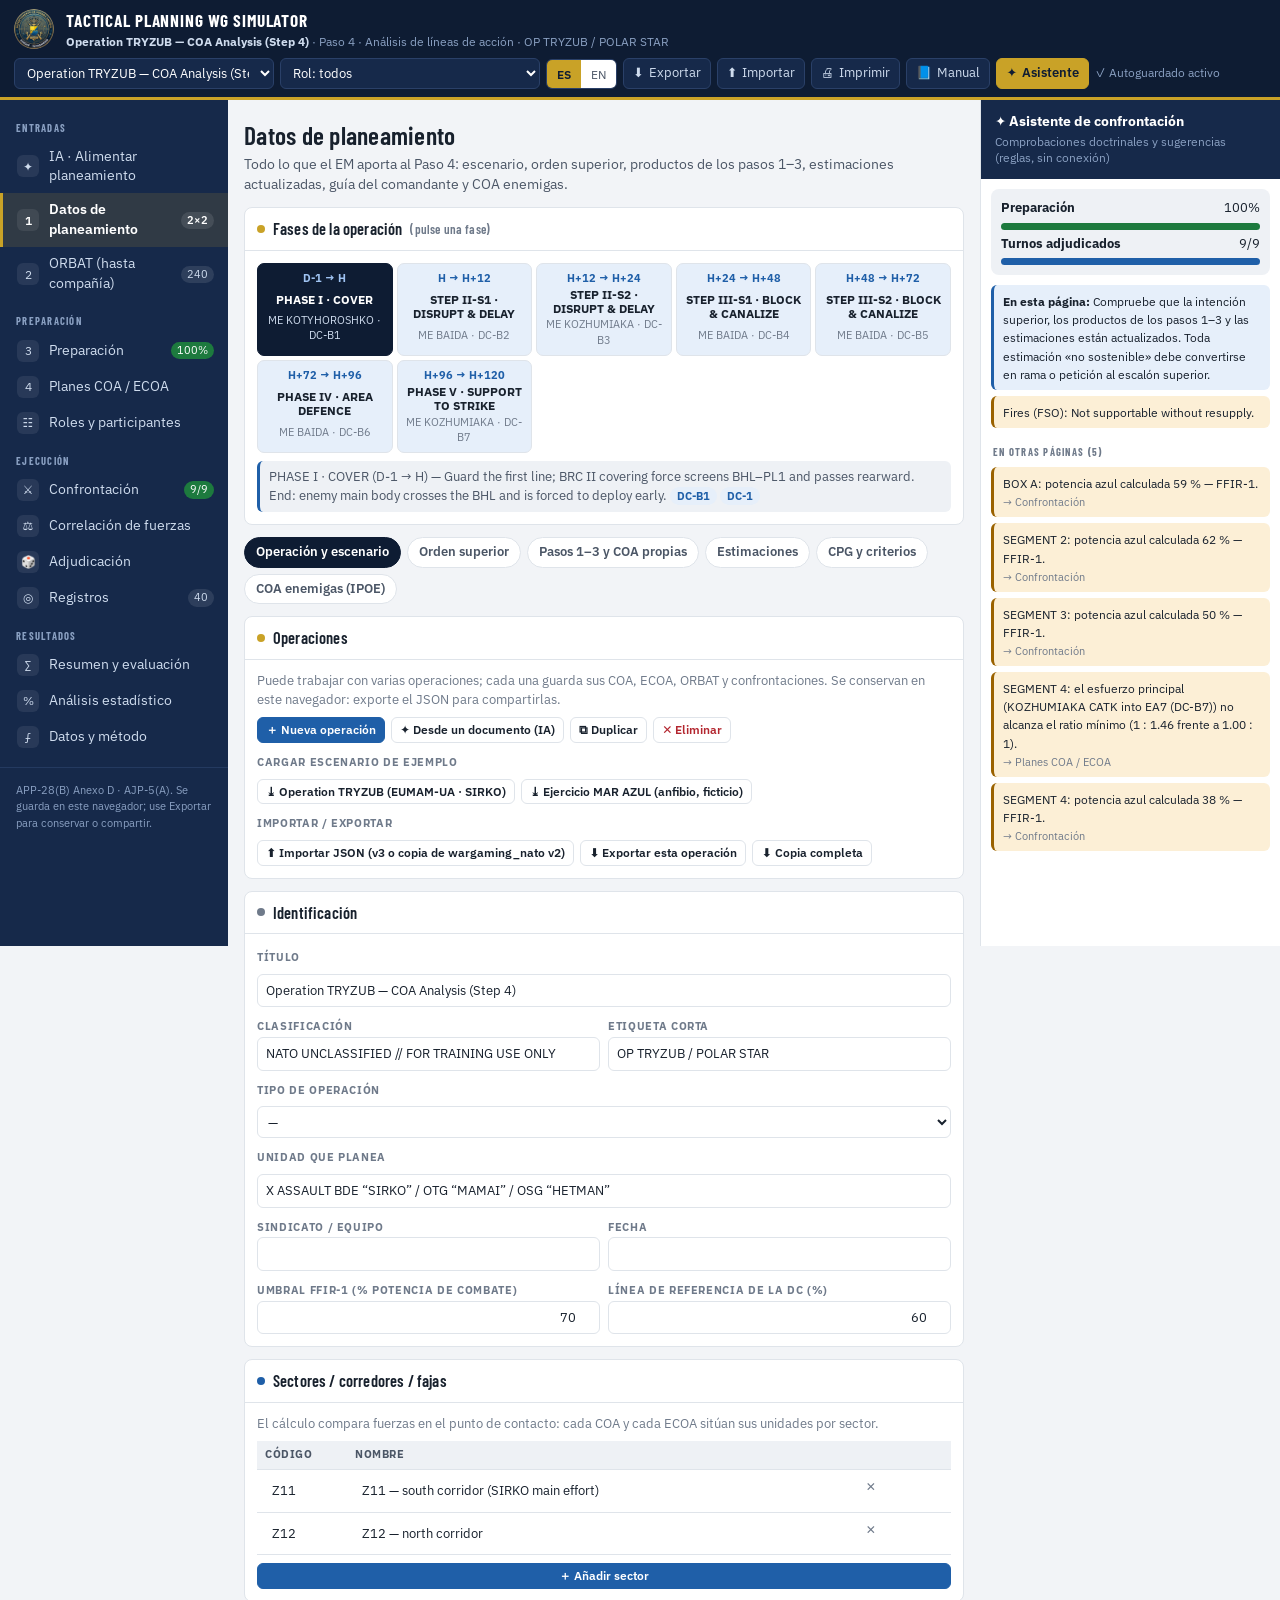
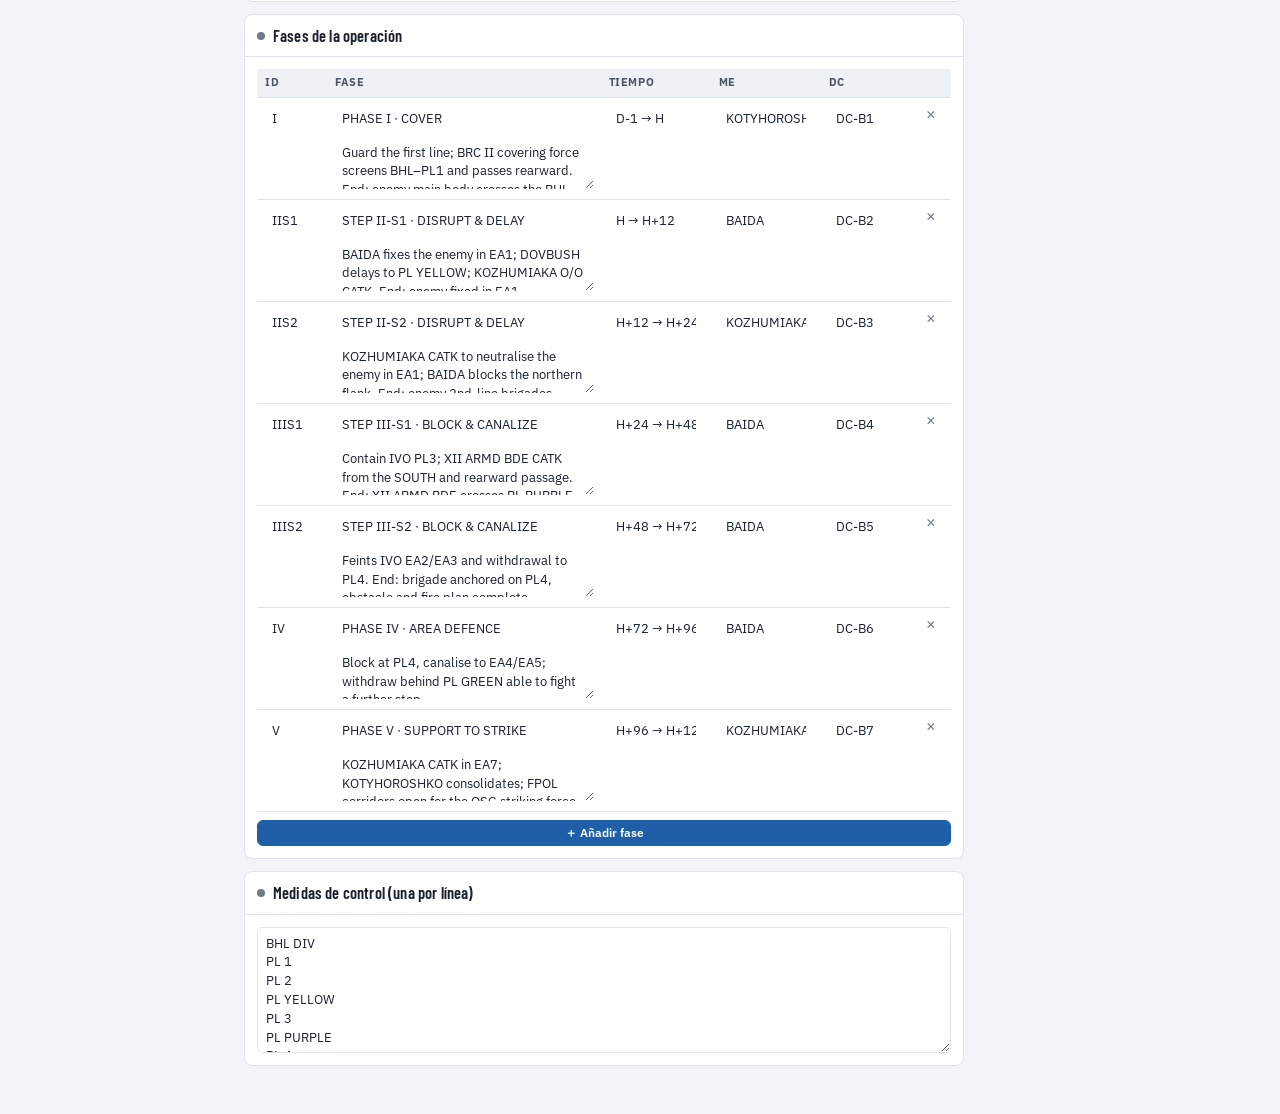
<file: wargaming-coa/index.html>
<!doctype html>
<html lang="es">
<head>
<meta charset="utf-8">
<meta name="viewport" content="width=device-width, initial-scale=1, viewport-fit=cover">
<title>TACTICAL PLANNING WG SIMULATOR</title>
<link rel="icon" type="image/png" href="img/sello-32.png">
<link rel="apple-touch-icon" href="img/sello-192.png">
<meta name="claude:viewport-fit-sides" content="cover">
<link rel="preconnect" href="https://fonts.googleapis.com">
<link rel="preconnect" href="https://fonts.gstatic.com" crossorigin>
<link rel="stylesheet" href="https://fonts.googleapis.com/css2?family=Barlow+Condensed:wght@500;600;700&family=IBM+Plex+Mono:wght@400;600&family=IBM+Plex+Sans:wght@400;500;600;700&display=swap">
<link rel="stylesheet" href="css/app.css">
</head>
<body>
<header id="top">
  <img class="logo" src="img/sello-96.png" alt="Sello del Departamento de Guerra Anfibia" width="40" height="40">
  <div class="ttl"><b class="brand">TACTICAL PLANNING WG SIMULATOR</b><span><b id="opTitle" class="optl">COA Wargaming</b> · <span data-i18n="Paso 4 · Análisis de líneas de acción">Paso 4 · Análisis de líneas de acción</span> · <span id="opTag"></span></span></div>
  <div class="hdr">
    <select id="opSel" aria-label="Operación activa"></select>
    <select id="roleSel" aria-label="Rol activo"></select>
    <div class="seg" role="group" aria-label="Idioma"><button class="tbtn" data-a="lang" data-lang="es">ES</button><button class="tbtn" data-a="lang" data-lang="en">EN</button></div>
    <button class="tbtn" data-a="exportOp" data-i18n-title="Exportar la operación activa (.json)">⬇ <span data-i18n="Exportar">Exportar</span></button>
    <button class="tbtn" data-a="importOpen" data-i18n-title="Importar una operación o una copia de wargaming_nato v2 (.json)">⬆ <span data-i18n="Importar">Importar</span></button>
    <input type="file" id="imp" accept=".json,application/json" hidden>
    <button class="tbtn" id="printBtn" data-a="print" hidden>🖨 <span data-i18n="Imprimir">Imprimir</span></button>
    <a class="tbtn" href="docs/Manual_TACTICAL_PLANNING_WG_SIMULATOR.pdf" target="_blank" rel="noopener">📘 <span data-i18n="Manual">Manual</span></a>
    <button class="tbtn" id="asBtn" data-a="assist">✦ <span data-i18n="Asistente">Asistente</span></button>
    <span id="saveState">—</span>
  </div>
</header>
<div id="app">
  <nav id="side" aria-label="Fases del proceso"></nav>
  <main id="main"></main>
  <aside id="assist" aria-label="Asistente"></aside>
</div>
<div class="modal" id="modal" hidden><div class="box" id="mbox" role="dialog" aria-modal="true"></div></div>
<div class="toast" id="toast" role="status" aria-live="polite" hidden></div>
<script src="js/catalog.js"></script>
<script src="js/engine.js"></script>
<script src="js/model.js"></script>
<script src="js/scenarios/tryzub-v2seed.js"></script>
<script src="js/scenarios/tryzub.js"></script>
<script src="js/scenarios/marazul.js"></script>
<script src="js/templates.js"></script>
<script src="js/i18n.js"></script>
<script src="js/ui-core.js"></script>
<script src="js/ui-inputs.js"></script>
<script src="js/ui-wargame.js"></script>
<script src="js/ui-results.js"></script>
<script src="js/roles.js"></script>
<script src="js/ai.js"></script>
<script>WGUI.boot();</script>
</body>
</html>
</file>
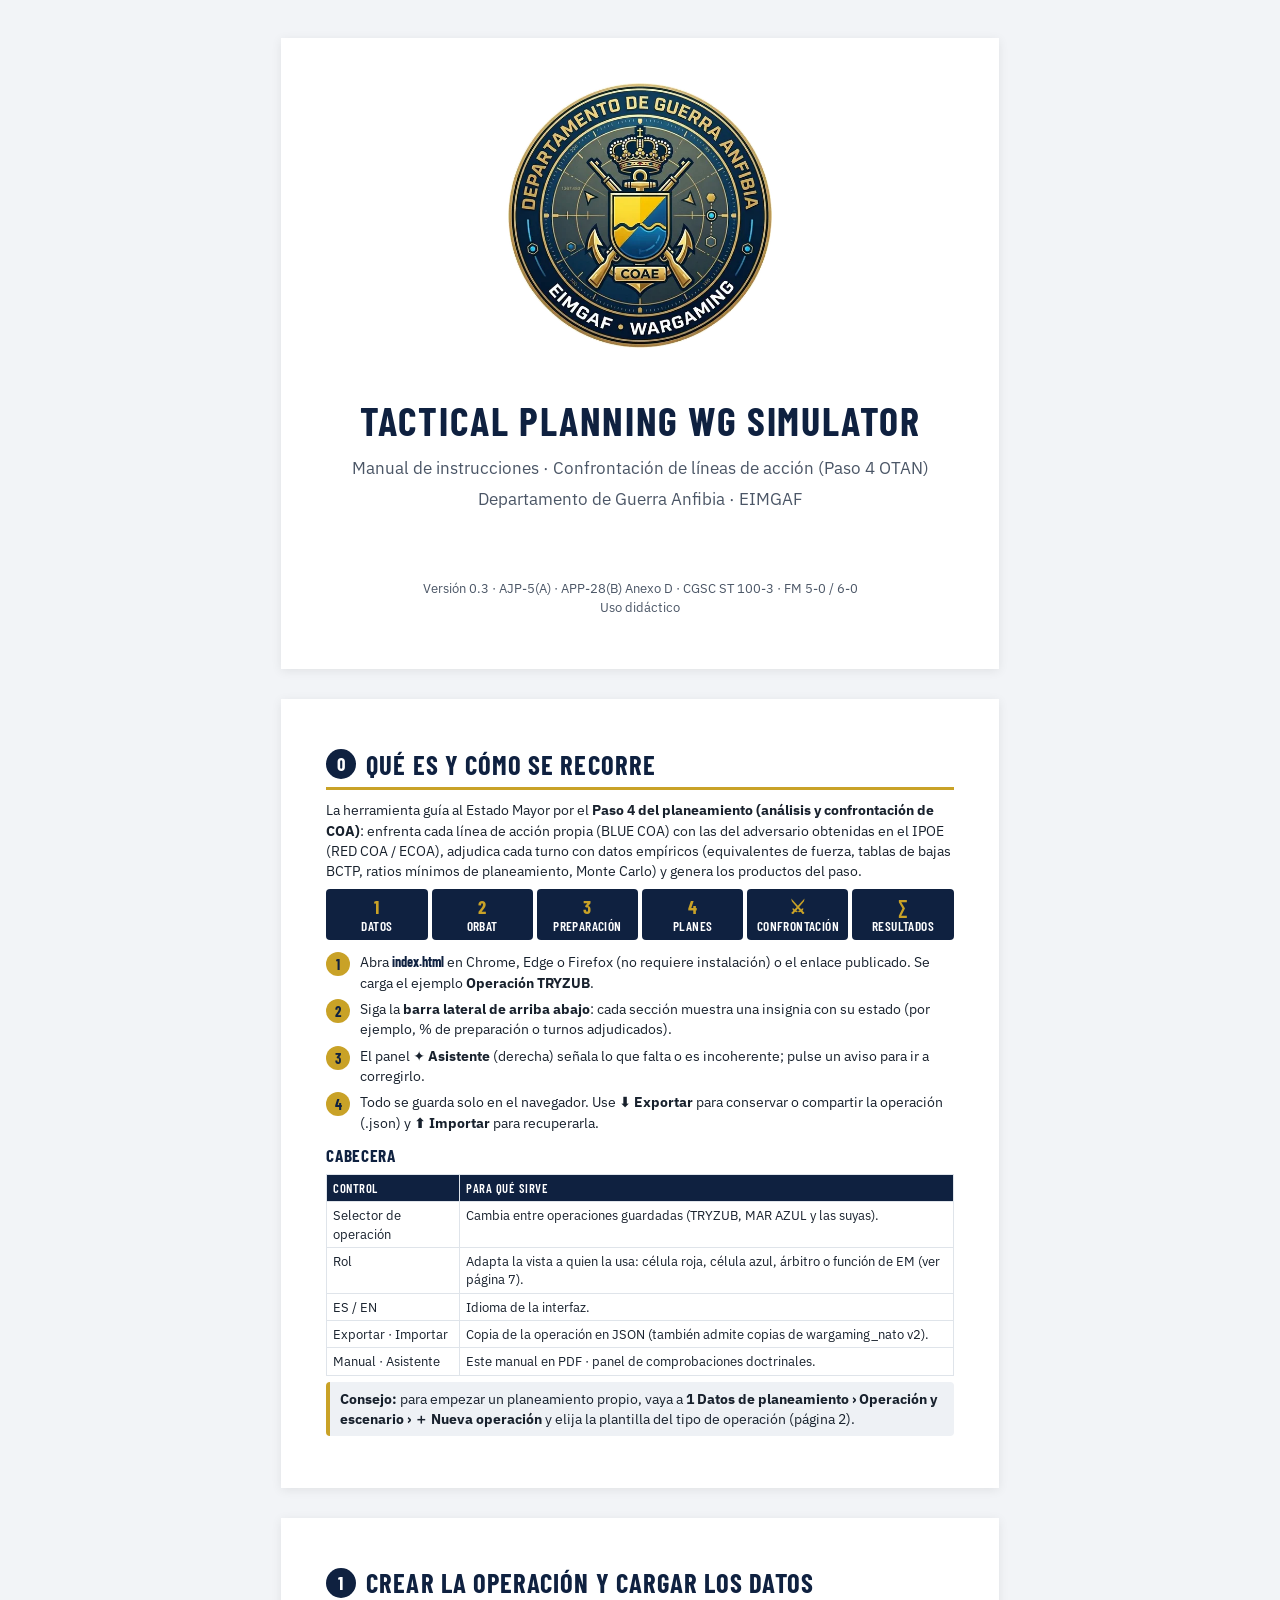
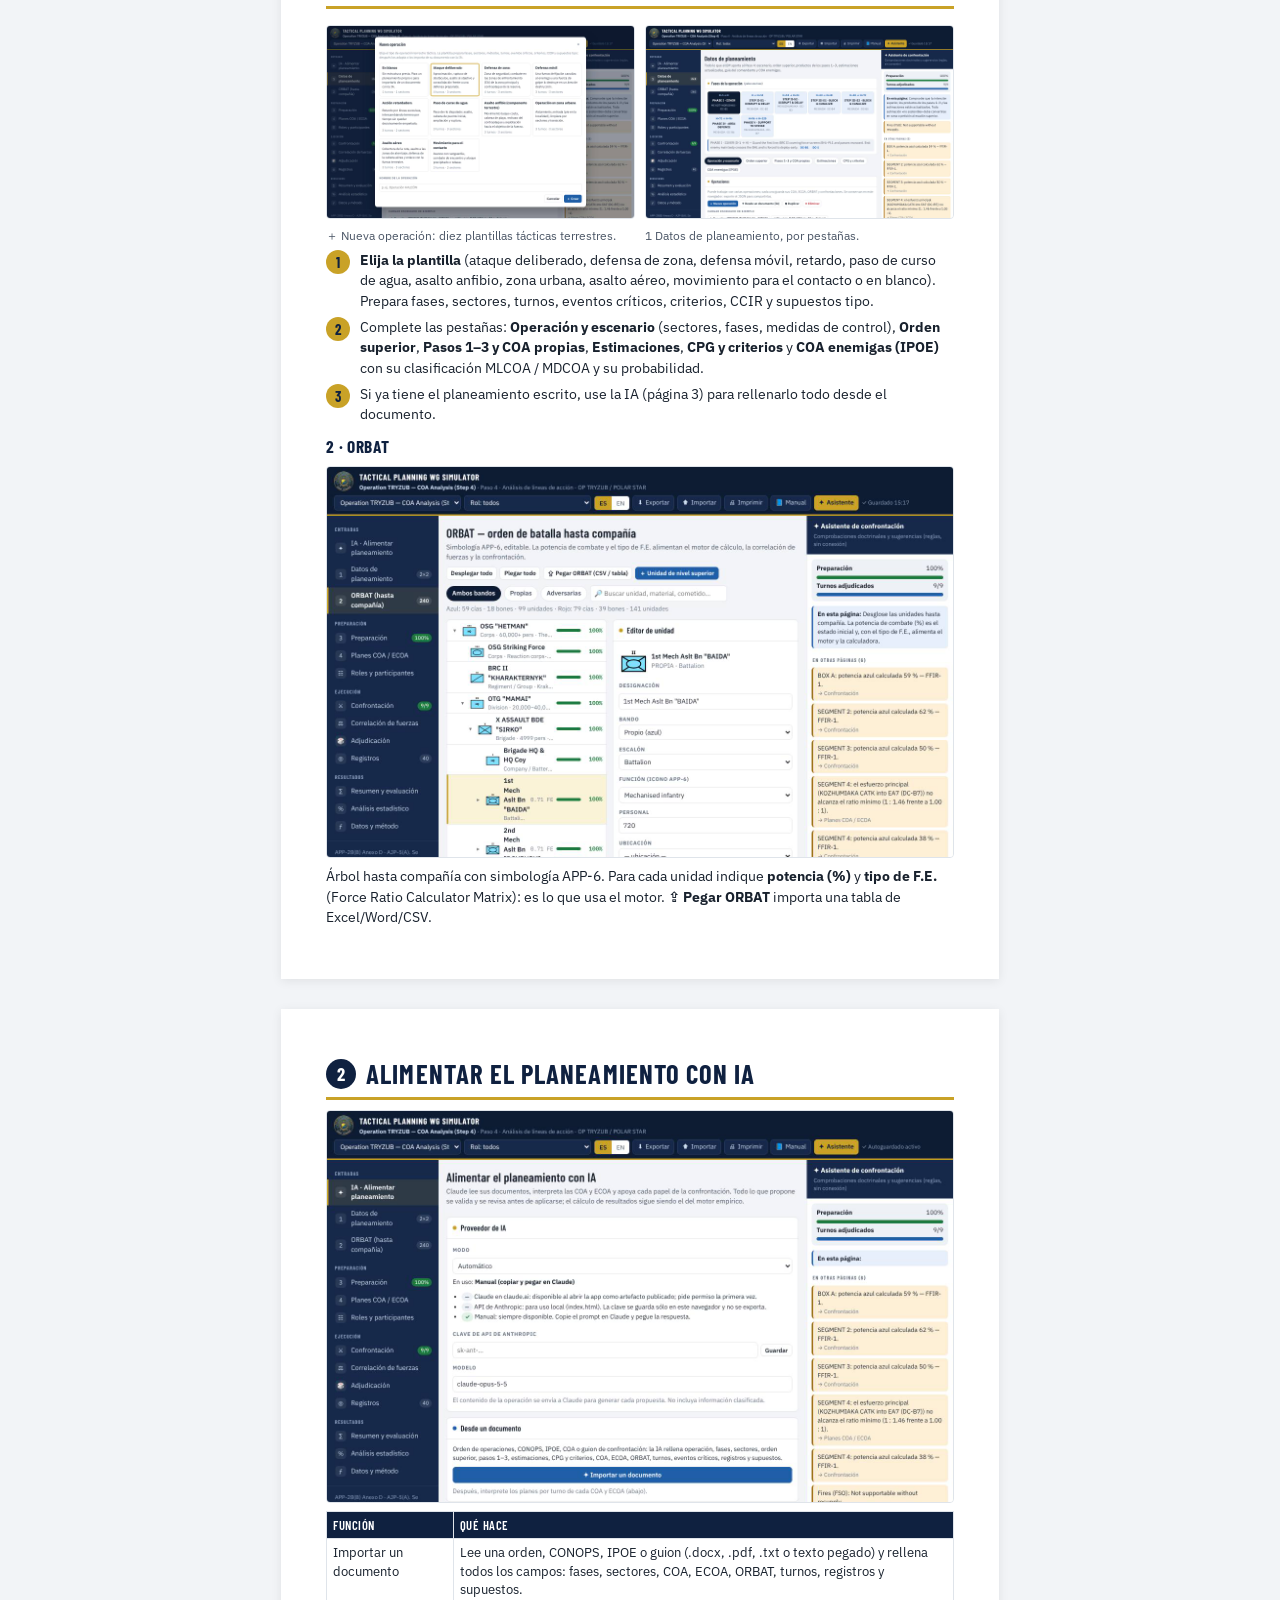
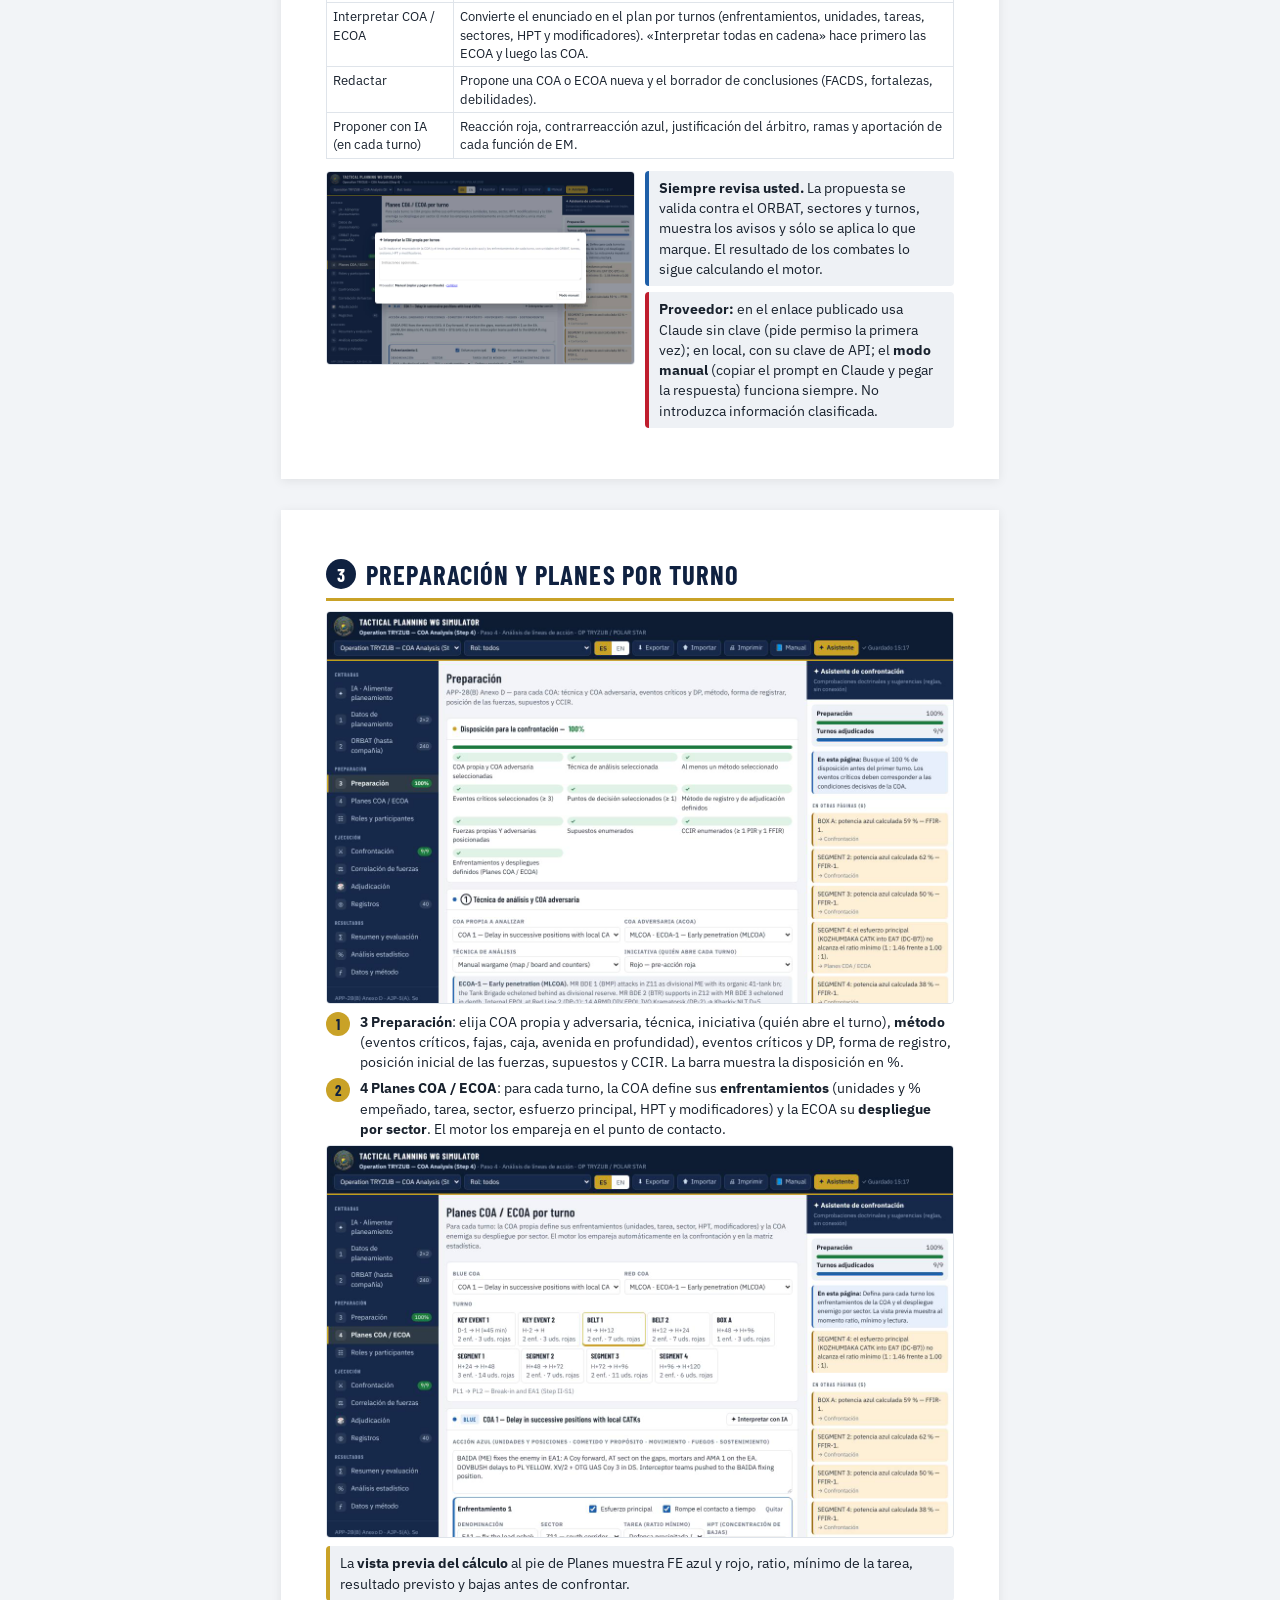
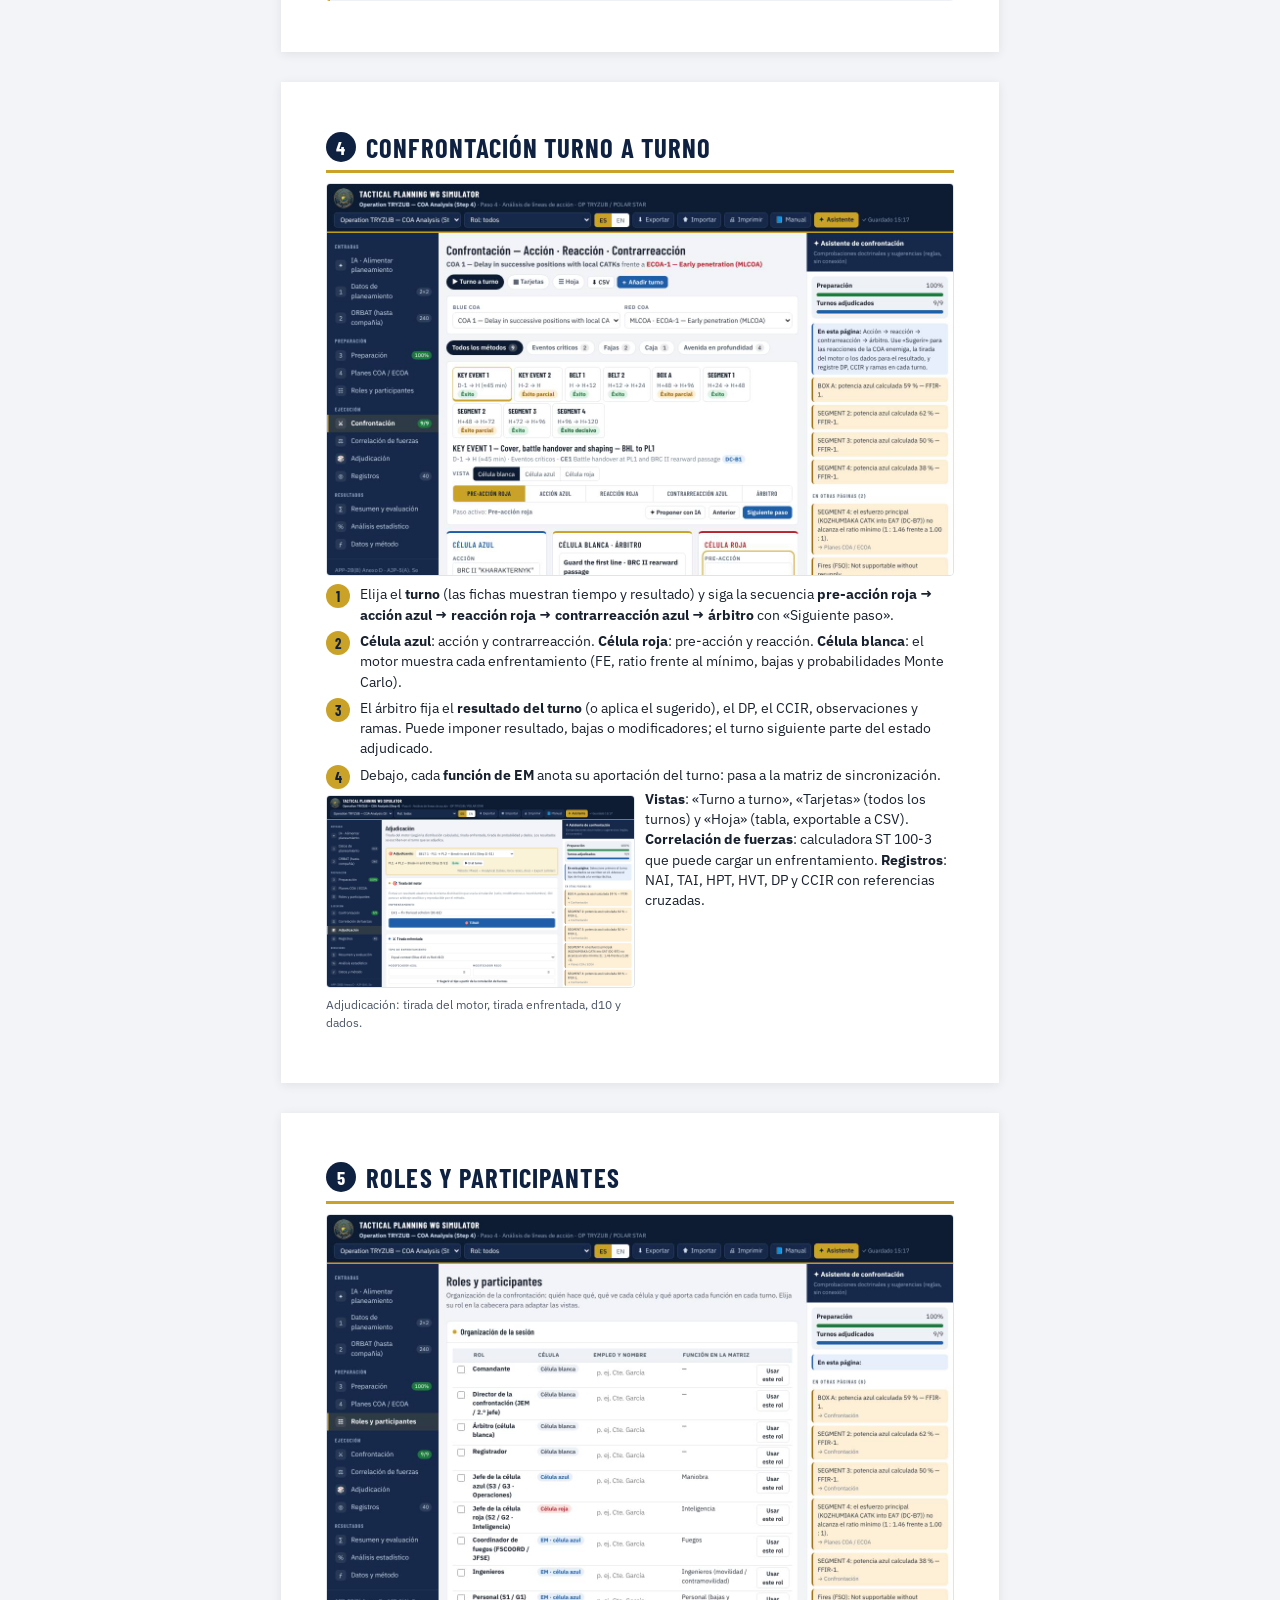
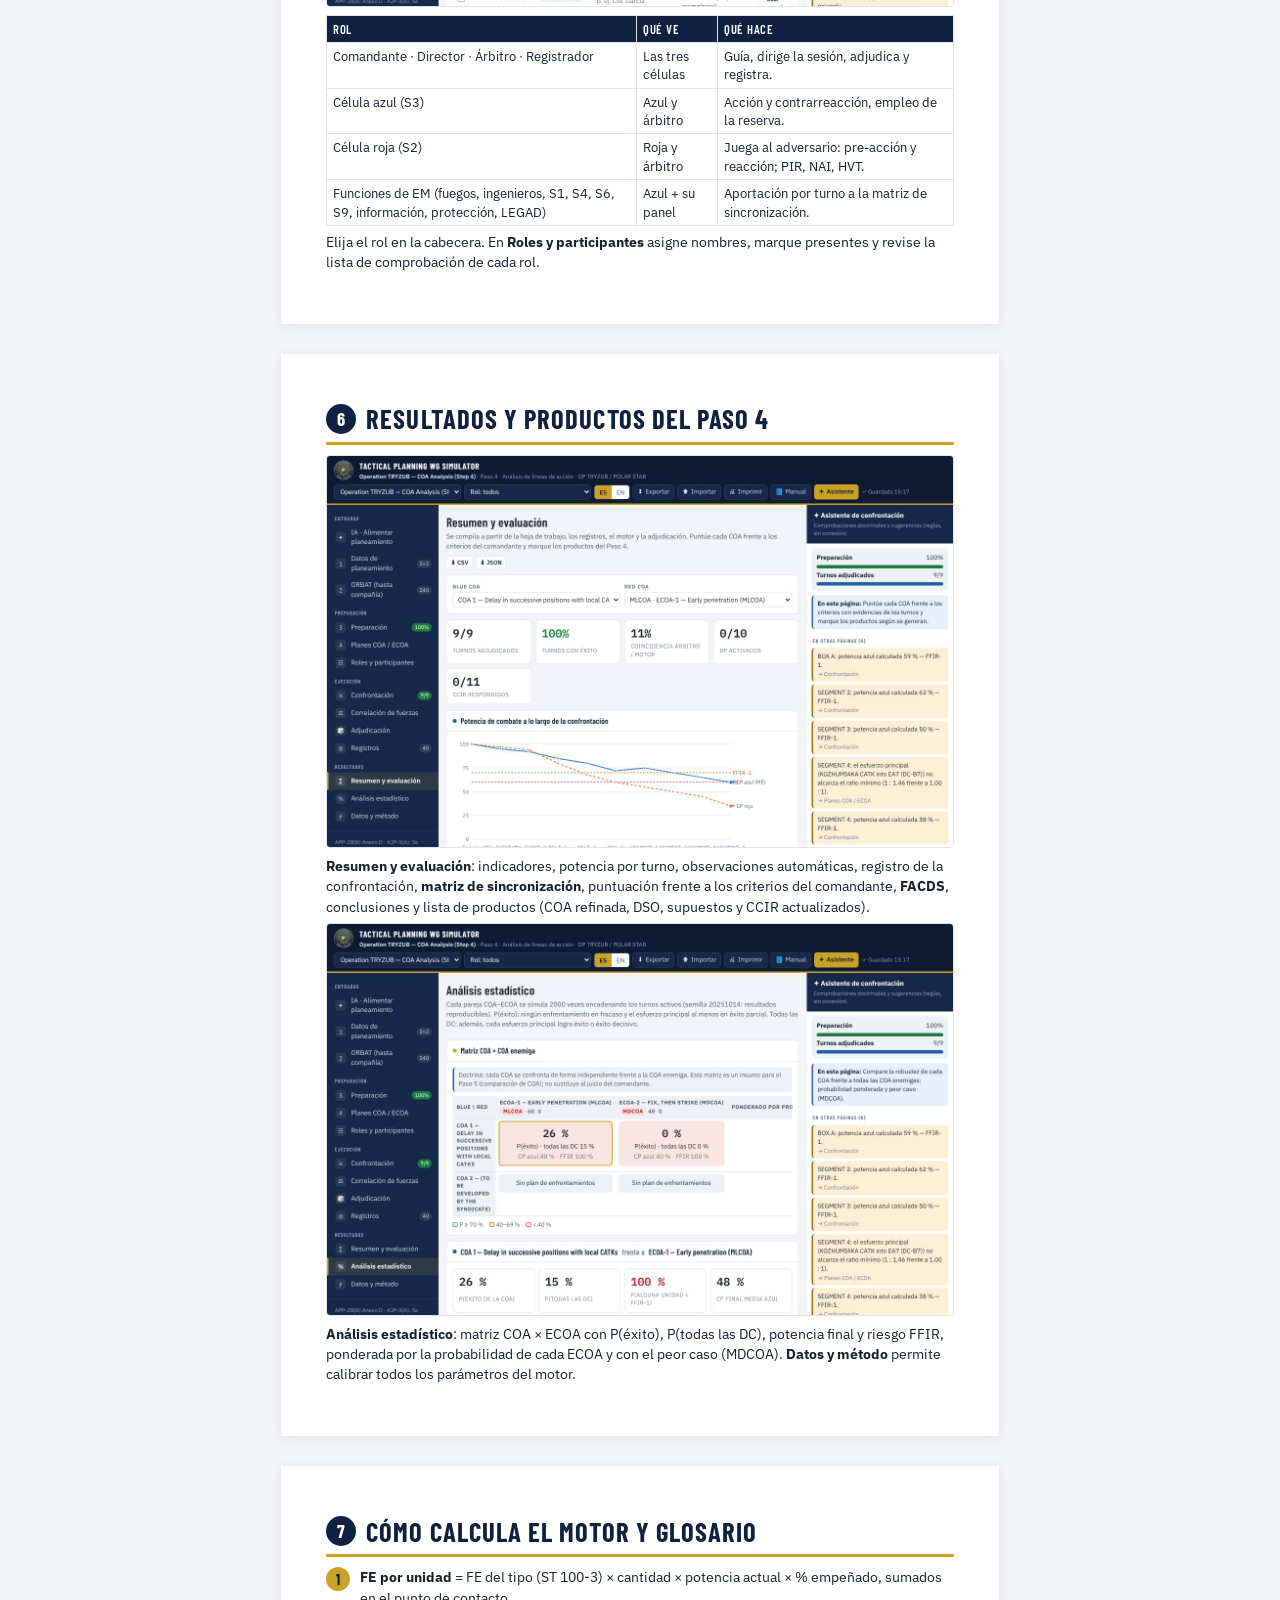
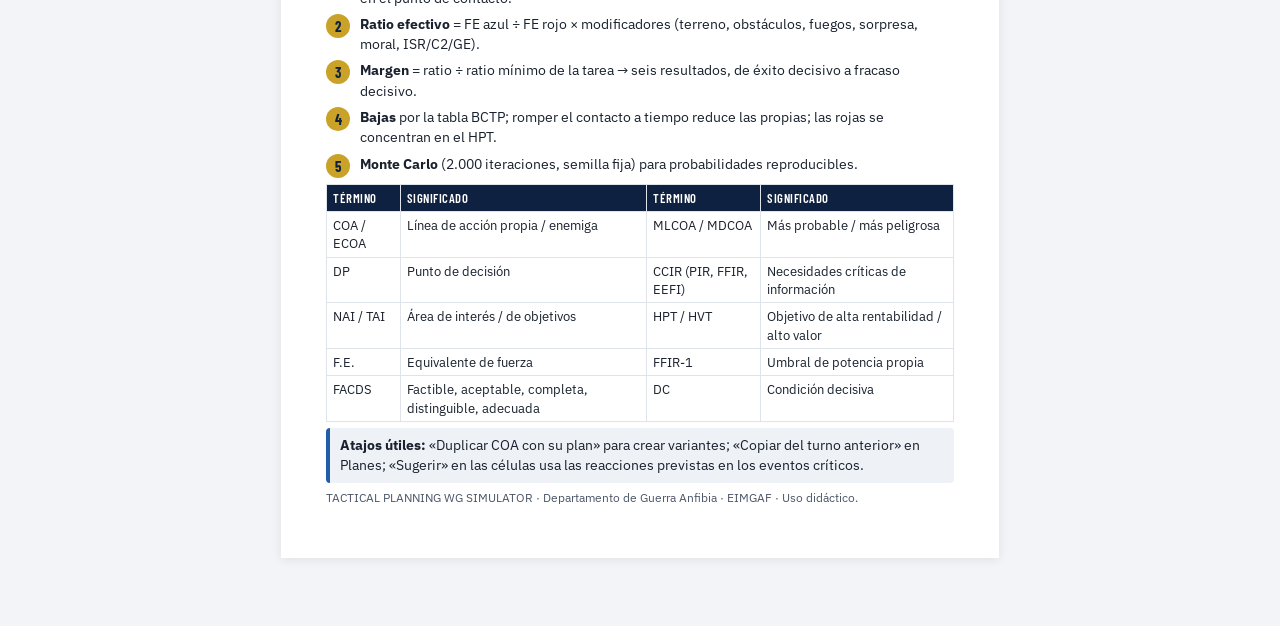
<file: wargaming-coa/docs/manual.html>
<!doctype html>
<html lang="es">
<head>
<meta charset="utf-8">
<meta name="viewport" content="width=device-width, initial-scale=1">
<title>Manual · TACTICAL PLANNING WG SIMULATOR</title>
<link rel="stylesheet" href="https://fonts.googleapis.com/css2?family=Barlow+Condensed:wght@600;700&family=IBM+Plex+Sans:wght@400;600&display=swap">
<style>
:root { --navy:#0f2140; --gold:#c9a227; --blue:#1f5fa8; --red:#bf1e2e; --ink:#18212d; --ink2:#4b5666; --line:#dfe4ea; --soft:#eef1f5; --h:'Barlow Condensed', 'Arial Narrow', sans-serif; --b:'IBM Plex Sans', system-ui, sans-serif; }
@page { size: A4; margin: 14mm 13mm; }
* { box-sizing: border-box; }
body { margin: 0; font: 10.5pt/1.45 var(--b); color: var(--ink); background: #fff; }
.page { page-break-after: always; break-after: page; padding: 0 2mm; }
.page:last-child { page-break-after: auto; }
h1, h2, h3 { font-family: var(--h); text-transform: uppercase; letter-spacing: .04em; margin: 0 0 6px; color: var(--navy); text-wrap: balance; }
h2 { font-size: 20pt; border-bottom: 3px solid var(--gold); padding-bottom: 4px; margin-bottom: 10px; display: flex; gap: 10px; align-items: center; }
h2 .n { background: var(--navy); color: #fff; border-radius: 50%; width: 30px; height: 30px; display: inline-grid; place-items: center; font-size: 14pt; flex: none; }
h3 { font-size: 13pt; margin-top: 10px; }
p { margin: 0 0 6px; }
.cover { text-align: center; padding-top: 30mm; }
.cover img { width: 70mm; height: 70mm; }
.cover h1 { font-size: 30pt; margin-top: 10mm; }
.cover .sub { font-size: 13pt; color: var(--ink2); }
.cover .meta { margin-top: 18mm; font-size: 10pt; color: var(--ink2); }
.shot { width: 100%; border: 1px solid var(--line); border-radius: 4px; display: block; margin: 6px 0 8px; }
.grid2 { display: grid; grid-template-columns: 1fr 1fr; gap: 10px; }
.steps { counter-reset: s; list-style: none; padding: 0; margin: 0; display: grid; gap: 6px; }
.steps li { counter-increment: s; display: grid; grid-template-columns: 26px 1fr; gap: 8px; align-items: start; }
.steps li::before { content: counter(s); background: var(--gold); color: var(--navy); font: 700 11pt var(--h); width: 24px; height: 24px; border-radius: 50%; display: grid; place-items: center; }
.box { background: var(--soft); border-left: 4px solid var(--blue); padding: 7px 10px; border-radius: 4px; margin: 6px 0; }
.box.gold { border-left-color: var(--gold); } .box.red { border-left-color: var(--red); }
table { width: 100%; border-collapse: collapse; font-size: 9.5pt; margin: 6px 0; }
th, td { border: 1px solid var(--line); padding: 4px 6px; text-align: left; vertical-align: top; }
th { background: var(--navy); color: #fff; font-family: var(--h); letter-spacing: .04em; text-transform: uppercase; font-weight: 600; }
.flow { display: grid; grid-template-columns: repeat(6, 1fr); gap: 4px; margin: 8px 0 12px; }
.flow div { background: var(--navy); color: #fff; border-radius: 4px; padding: 6px 4px; text-align: center; font: 600 10pt var(--h); text-transform: uppercase; letter-spacing: .03em; }
.flow div b { display: block; color: var(--gold); font-size: 14pt; }
.k { font-family: var(--h); font-weight: 700; color: var(--navy); }
.small { font-size: 9pt; color: var(--ink2); }
@media screen { body { max-width: 210mm; margin: 0 auto; padding: 10mm; background: #f2f4f7; } .page { background: #fff; padding: 12mm; margin-bottom: 8mm; box-shadow: 0 2px 10px rgba(0,0,0,.08); } }
</style>
</head>
<body>

<section class="page cover">
  <img src="../img/sello-512.webp" alt="Sello del Departamento de Guerra Anfibia">
  <h1>TACTICAL PLANNING WG SIMULATOR</h1>
  <p class="sub">Manual de instrucciones · Confrontación de líneas de acción (Paso 4 OTAN)</p>
  <p class="sub">Departamento de Guerra Anfibia · EIMGAF</p>
  <p class="meta">Versión 0.3 · AJP-5(A) · APP-28(B) Anexo D · CGSC ST 100-3 · FM 5-0 / 6-0<br>Uso didáctico</p>
</section>

<section class="page">
  <h2><span class="n">0</span>Qué es y cómo se recorre</h2>
  <p>La herramienta guía al Estado Mayor por el <b>Paso 4 del planeamiento (análisis y confrontación de COA)</b>: enfrenta cada línea de acción propia (BLUE COA) con las del adversario obtenidas en el IPOE (RED COA / ECOA), adjudica cada turno con datos empíricos (equivalentes de fuerza, tablas de bajas BCTP, ratios mínimos de planeamiento, Monte Carlo) y genera los productos del paso.</p>
  <div class="flow"><div><b>1</b>Datos</div><div><b>2</b>ORBAT</div><div><b>3</b>Preparación</div><div><b>4</b>Planes</div><div><b>⚔</b>Confrontación</div><div><b>∑</b>Resultados</div></div>
  <ol class="steps">
    <li><span>Abra <span class="k">index.html</span> en Chrome, Edge o Firefox (no requiere instalación) o el enlace publicado. Se carga el ejemplo <b>Operación TRYZUB</b>.</span></li>
    <li><span>Siga la <b>barra lateral de arriba abajo</b>: cada sección muestra una insignia con su estado (por ejemplo, % de preparación o turnos adjudicados).</span></li>
    <li><span>El panel <b>✦ Asistente</b> (derecha) señala lo que falta o es incoherente; pulse un aviso para ir a corregirlo.</span></li>
    <li><span>Todo se guarda solo en el navegador. Use <b>⬇ Exportar</b> para conservar o compartir la operación (.json) y <b>⬆ Importar</b> para recuperarla.</span></li>
  </ol>
  <h3>Cabecera</h3>
  <table><tr><th>Control</th><th>Para qué sirve</th></tr>
    <tr><td>Selector de operación</td><td>Cambia entre operaciones guardadas (TRYZUB, MAR AZUL y las suyas).</td></tr>
    <tr><td>Rol</td><td>Adapta la vista a quien la usa: célula roja, célula azul, árbitro o función de EM (ver página 7).</td></tr>
    <tr><td>ES / EN</td><td>Idioma de la interfaz.</td></tr>
    <tr><td>Exportar · Importar</td><td>Copia de la operación en JSON (también admite copias de wargaming_nato v2).</td></tr>
    <tr><td>Manual · Asistente</td><td>Este manual en PDF · panel de comprobaciones doctrinales.</td></tr>
  </table>
  <div class="box gold"><b>Consejo:</b> para empezar un planeamiento propio, vaya a <b>1 Datos de planeamiento › Operación y escenario › ＋ Nueva operación</b> y elija la plantilla del tipo de operación (página 2).</div>
</section>

<section class="page">
  <h2><span class="n">1</span>Crear la operación y cargar los datos</h2>
  <div class="grid2">
    <div><img class="shot" src="img/wizard.jpg" alt="Asistente de nueva operación"><p class="small">＋ Nueva operación: diez plantillas tácticas terrestres.</p></div>
    <div><img class="shot" src="img/inputs.jpg" alt="Datos de planeamiento"><p class="small">1 Datos de planeamiento, por pestañas.</p></div>
  </div>
  <ol class="steps">
    <li><span><b>Elija la plantilla</b> (ataque deliberado, defensa de zona, defensa móvil, retardo, paso de curso de agua, asalto anfibio, zona urbana, asalto aéreo, movimiento para el contacto o en blanco). Prepara fases, sectores, turnos, eventos críticos, criterios, CCIR y supuestos tipo.</span></li>
    <li><span>Complete las pestañas: <b>Operación y escenario</b> (sectores, fases, medidas de control), <b>Orden superior</b>, <b>Pasos 1–3 y COA propias</b>, <b>Estimaciones</b>, <b>CPG y criterios</b> y <b>COA enemigas (IPOE)</b> con su clasificación MLCOA / MDCOA y su probabilidad.</span></li>
    <li><span>Si ya tiene el planeamiento escrito, use la IA (página 3) para rellenarlo todo desde el documento.</span></li>
  </ol>
  <h3>2 · ORBAT</h3>
  <img class="shot" src="img/orbat.jpg" alt="ORBAT">
  <p>Árbol hasta compañía con simbología APP-6. Para cada unidad indique <b>potencia (%)</b> y <b>tipo de F.E.</b> (Force Ratio Calculator Matrix): es lo que usa el motor. <b>⇪ Pegar ORBAT</b> importa una tabla de Excel/Word/CSV.</p>
</section>

<section class="page">
  <h2><span class="n">2</span>Alimentar el planeamiento con IA</h2>
  <img class="shot" src="img/ai.jpg" alt="Sección IA">
  <table><tr><th>Función</th><th>Qué hace</th></tr>
    <tr><td>Importar un documento</td><td>Lee una orden, CONOPS, IPOE o guion (.docx, .pdf, .txt o texto pegado) y rellena todos los campos: fases, sectores, COA, ECOA, ORBAT, turnos, registros y supuestos.</td></tr>
    <tr><td>Interpretar COA / ECOA</td><td>Convierte el enunciado en el plan por turnos (enfrentamientos, unidades, tareas, sectores, HPT y modificadores). «Interpretar todas en cadena» hace primero las ECOA y luego las COA.</td></tr>
    <tr><td>Redactar</td><td>Propone una COA o ECOA nueva y el borrador de conclusiones (FACDS, fortalezas, debilidades).</td></tr>
    <tr><td>Proponer con IA (en cada turno)</td><td>Reacción roja, contrarreacción azul, justificación del árbitro, ramas y aportación de cada función de EM.</td></tr>
  </table>
  <div class="grid2"><div><img class="shot" src="img/ia.jpg" alt="Ventana de IA"></div>
  <div><div class="box"><b>Siempre revisa usted.</b> La propuesta se valida contra el ORBAT, sectores y turnos, muestra los avisos y sólo se aplica lo que marque. El resultado de los combates lo sigue calculando el motor.</div>
  <div class="box red"><b>Proveedor:</b> en el enlace publicado usa Claude sin clave (pide permiso la primera vez); en local, con su clave de API; el <b>modo manual</b> (copiar el prompt en Claude y pegar la respuesta) funciona siempre. No introduzca información clasificada.</div></div></div>
</section>

<section class="page">
  <h2><span class="n">3</span>Preparación y planes por turno</h2>
  <img class="shot" src="img/prep.jpg" alt="Preparación">
  <ol class="steps">
    <li><span><b>3 Preparación</b>: elija COA propia y adversaria, técnica, iniciativa (quién abre el turno), <b>método</b> (eventos críticos, fajas, caja, avenida en profundidad), eventos críticos y DP, forma de registro, posición inicial de las fuerzas, supuestos y CCIR. La barra muestra la disposición en %.</span></li>
    <li><span><b>4 Planes COA / ECOA</b>: para cada turno, la COA define sus <b>enfrentamientos</b> (unidades y % empeñado, tarea, sector, esfuerzo principal, HPT y modificadores) y la ECOA su <b>despliegue por sector</b>. El motor los empareja en el punto de contacto.</span></li>
  </ol>
  <img class="shot" src="img/plans.jpg" alt="Planes COA / ECOA">
  <div class="box gold">La <b>vista previa del cálculo</b> al pie de Planes muestra FE azul y rojo, ratio, mínimo de la tarea, resultado previsto y bajas antes de confrontar.</div>
</section>

<section class="page">
  <h2><span class="n">4</span>Confrontación turno a turno</h2>
  <img class="shot" src="img/wargame.jpg" alt="Confrontación">
  <ol class="steps">
    <li><span>Elija el <b>turno</b> (las fichas muestran tiempo y resultado) y siga la secuencia <b>pre-acción roja → acción azul → reacción roja → contrarreacción azul → árbitro</b> con «Siguiente paso».</span></li>
    <li><span><b>Célula azul</b>: acción y contrarreacción. <b>Célula roja</b>: pre-acción y reacción. <b>Célula blanca</b>: el motor muestra cada enfrentamiento (FE, ratio frente al mínimo, bajas y probabilidades Monte Carlo).</span></li>
    <li><span>El árbitro fija el <b>resultado del turno</b> (o aplica el sugerido), el DP, el CCIR, observaciones y ramas. Puede imponer resultado, bajas o modificadores; el turno siguiente parte del estado adjudicado.</span></li>
    <li><span>Debajo, cada <b>función de EM</b> anota su aportación del turno: pasa a la matriz de sincronización.</span></li>
  </ol>
  <div class="grid2">
    <div><img class="shot" src="img/adj.jpg" alt="Adjudicación"><p class="small">Adjudicación: tirada del motor, tirada enfrentada, d10 y dados.</p></div>
    <div><p><b>Vistas</b>: «Turno a turno», «Tarjetas» (todos los turnos) y «Hoja» (tabla, exportable a CSV). <b>Correlación de fuerzas</b>: calculadora ST 100-3 que puede cargar un enfrentamiento. <b>Registros</b>: NAI, TAI, HPT, HVT, DP y CCIR con referencias cruzadas.</p></div>
  </div>
</section>

<section class="page">
  <h2><span class="n">5</span>Roles y participantes</h2>
  <img class="shot" src="img/roles.jpg" alt="Roles">
  <table><tr><th>Rol</th><th>Qué ve</th><th>Qué hace</th></tr>
    <tr><td>Comandante · Director · Árbitro · Registrador</td><td>Las tres células</td><td>Guía, dirige la sesión, adjudica y registra.</td></tr>
    <tr><td>Célula azul (S3)</td><td>Azul y árbitro</td><td>Acción y contrarreacción, empleo de la reserva.</td></tr>
    <tr><td>Célula roja (S2)</td><td>Roja y árbitro</td><td>Juega al adversario: pre-acción y reacción; PIR, NAI, HVT.</td></tr>
    <tr><td>Funciones de EM (fuegos, ingenieros, S1, S4, S6, S9, información, protección, LEGAD)</td><td>Azul + su panel</td><td>Aportación por turno a la matriz de sincronización.</td></tr>
  </table>
  <p>Elija el rol en la cabecera. En <b>Roles y participantes</b> asigne nombres, marque presentes y revise la lista de comprobación de cada rol.</p>
</section>

<section class="page">
  <h2><span class="n">6</span>Resultados y productos del Paso 4</h2>
  <img class="shot" src="img/results.jpg" alt="Resumen y evaluación">
  <p><b>Resumen y evaluación</b>: indicadores, potencia por turno, observaciones automáticas, registro de la confrontación, <b>matriz de sincronización</b>, puntuación frente a los criterios del comandante, <b>FACDS</b>, conclusiones y lista de productos (COA refinada, DSO, supuestos y CCIR actualizados).</p>
  <img class="shot" src="img/stats.jpg" alt="Análisis estadístico">
  <p><b>Análisis estadístico</b>: matriz COA × ECOA con P(éxito), P(todas las DC), potencia final y riesgo FFIR, ponderada por la probabilidad de cada ECOA y con el peor caso (MDCOA). <b>Datos y método</b> permite calibrar todos los parámetros del motor.</p>
</section>

<section class="page">
  <h2><span class="n">7</span>Cómo calcula el motor y glosario</h2>
  <ol class="steps">
    <li><span><b>FE por unidad</b> = FE del tipo (ST 100-3) × cantidad × potencia actual × % empeñado, sumados en el punto de contacto.</span></li>
    <li><span><b>Ratio efectivo</b> = FE azul ÷ FE rojo × modificadores (terreno, obstáculos, fuegos, sorpresa, moral, ISR/C2/GE).</span></li>
    <li><span><b>Margen</b> = ratio ÷ ratio mínimo de la tarea → seis resultados, de éxito decisivo a fracaso decisivo.</span></li>
    <li><span><b>Bajas</b> por la tabla BCTP; romper el contacto a tiempo reduce las propias; las rojas se concentran en el HPT.</span></li>
    <li><span><b>Monte Carlo</b> (2.000 iteraciones, semilla fija) para probabilidades reproducibles.</span></li>
  </ol>
  <table><tr><th>Término</th><th>Significado</th><th>Término</th><th>Significado</th></tr>
    <tr><td>COA / ECOA</td><td>Línea de acción propia / enemiga</td><td>MLCOA / MDCOA</td><td>Más probable / más peligrosa</td></tr>
    <tr><td>DP</td><td>Punto de decisión</td><td>CCIR (PIR, FFIR, EEFI)</td><td>Necesidades críticas de información</td></tr>
    <tr><td>NAI / TAI</td><td>Área de interés / de objetivos</td><td>HPT / HVT</td><td>Objetivo de alta rentabilidad / alto valor</td></tr>
    <tr><td>F.E.</td><td>Equivalente de fuerza</td><td>FFIR-1</td><td>Umbral de potencia propia</td></tr>
    <tr><td>FACDS</td><td>Factible, aceptable, completa, distinguible, adecuada</td><td>DC</td><td>Condición decisiva</td></tr>
  </table>
  <div class="box"><b>Atajos útiles:</b> «Duplicar COA con su plan» para crear variantes; «Copiar del turno anterior» en Planes; «Sugerir» en las células usa las reacciones previstas en los eventos críticos.</div>
  <p class="small">TACTICAL PLANNING WG SIMULATOR · Departamento de Guerra Anfibia · EIMGAF · Uso didáctico.</p>
</section>

</body>
</html>
</file>
<file: wargaming-coa/css/app.css>
/* Layout: cabecera fija azul marino con filete oro (identidad EIMGAF de wargaming_nato v2);
   barra lateral de fases del proceso; contenido en tarjetas; asistente plegable a la derecha.
   Colores de afiliación APP-6 para propio / adversario. */
:root {
  --navy: #0e1c33; --navy-2: #16294a; --navy-ink: #cfdcee; --navy-mute: #8aa0c2;
  --gold: #c9a227; --gold-soft: #fbf3d8;
  --bg: #f2f4f7; --card: #ffffff; --surface-2: #eef1f5; --ink: #18212d; --ink-2: #4b5666; --ink-3: #6f7a8a; --line: #dfe4ea;
  --blue: #1f5fa8; --blue-soft: #e6effa; --red: #b3262f; --red-soft: #fbe9ea;
  --ok: #1d7a3e; --ok-soft: #e1f3e7; --warn: #9a6200; --warn-soft: #fcefd6; --bad: #b3262f; --bad-soft: #fbe5e3; --dec: #0f5c2b;
  --s1: #2a78d6; --s2: #eb6834; --s3: #1baf7a; --s4: #eda100; --s5: #e87ba4; --s6: #008300; --s7: #6250d6; --s8: #e34948;
  --f-head: "Barlow Condensed", "Arial Narrow", "Roboto Condensed", sans-serif;
  --f-body: "IBM Plex Sans", "Segoe UI", system-ui, Arial, sans-serif;
  --f-mono: "IBM Plex Mono", ui-monospace, Menlo, Consolas, monospace;
  --r: 8px;
}
@media (prefers-color-scheme: dark) {
  :root:not([data-theme="light"]) {
    --navy: #0a1424; --navy-2: #101e36; --navy-ink: #c7d4e8; --navy-mute: #7f93b4;
    --gold: #d8b448; --gold-soft: #3a3115;
    --bg: #0f151e; --card: #161e2a; --surface-2: #1e2836; --ink: #e5eaf1; --ink-2: #b2bccb; --ink-3: #8794a6; --line: #2c3848;
    --blue: #74aaf0; --blue-soft: #18283f; --red: #f0818a; --red-soft: #3a1d22;
    --ok: #62c483; --ok-soft: #173326; --warn: #e5b14e; --warn-soft: #3a2f17; --bad: #f0818a; --bad-soft: #3a1d22; --dec: #94e3ad;
    --s1: #3987e5; --s2: #d95926; --s3: #199e70; --s4: #c98500; --s5: #d55181; --s6: #2f9a2f; --s7: #9085e9; --s8: #e66767;
    color-scheme: dark;
  }
}
:root[data-theme="dark"] {
  --navy: #0a1424; --navy-2: #101e36; --navy-ink: #c7d4e8; --navy-mute: #7f93b4;
  --gold: #d8b448; --gold-soft: #3a3115;
  --bg: #0f151e; --card: #161e2a; --surface-2: #1e2836; --ink: #e5eaf1; --ink-2: #b2bccb; --ink-3: #8794a6; --line: #2c3848;
  --blue: #74aaf0; --blue-soft: #18283f; --red: #f0818a; --red-soft: #3a1d22;
  --ok: #62c483; --ok-soft: #173326; --warn: #e5b14e; --warn-soft: #3a2f17; --bad: #f0818a; --bad-soft: #3a1d22; --dec: #94e3ad;
  --s1: #3987e5; --s2: #d95926; --s3: #199e70; --s4: #c98500; --s5: #d55181; --s6: #2f9a2f; --s7: #9085e9; --s8: #e66767;
  color-scheme: dark;
}

* { box-sizing: border-box; }
html, body { margin: 0; }
body { background: var(--bg); color: var(--ink); font-family: var(--f-body); font-size: 13.5px; line-height: 1.45; }
button { font: inherit; cursor: pointer; color: inherit; }
h2, h3, h4 { font-family: var(--f-head); font-weight: 600; margin: 0; text-wrap: balance; letter-spacing: .01em; }
h2 { font-size: 1.6rem; } h3 { font-size: 1.12rem; } h4 { font-size: 1rem; margin-bottom: 4px; }
p { margin: 0; }
:focus-visible { outline: 2px solid var(--gold); outline-offset: 1px; }

/* ---------- cabecera ---------- */
#top { position: sticky; top: env(safe-area-inset-top, 0px); z-index: 40; background: var(--navy); color: #fff; border-bottom: 3px solid var(--gold);
  display: flex; flex-wrap: wrap; align-items: center; gap: 8px 12px; padding-block: 8px; padding-left: max(14px, env(safe-area-inset-left, 0px)); padding-right: max(14px, env(safe-area-inset-right, 0px)); }
.logo { width: 40px; height: 40px; border-radius: 50%; flex: none; display: block; }
.ttl .optl { display: inline; font-family: inherit; font-size: inherit; letter-spacing: 0; text-transform: none; color: var(--navy-ink); }
a.tbtn { text-decoration: none; }
.ttl { min-width: 0; flex: 1 1 260px; }
.ttl b { display: block; font-family: var(--f-head); font-size: 1.08rem; letter-spacing: .05em; text-transform: uppercase; white-space: nowrap; overflow: hidden; text-overflow: ellipsis; }
.ttl > span { display: block; font-size: .74rem; color: var(--navy-mute); white-space: nowrap; overflow: hidden; text-overflow: ellipsis; }
.hdr { display: flex; flex-wrap: wrap; gap: 6px; align-items: center; }
#opSel, #roleSel { max-width: 260px; background: var(--navy-2); color: #fff; border: 1px solid #2a4068; border-radius: 6px; padding: 5px 8px; font: inherit; font-size: .82rem; }
.tbtn { background: var(--navy-2); color: var(--navy-ink); border: 1px solid #2a4068; border-radius: 6px; padding: 5px 9px; font-size: .8rem; display: inline-flex; gap: 5px; align-items: center; white-space: nowrap; cursor: pointer; }
.tbtn:hover { color: #fff; background: #21406f; }
.tbtn.on, .tbtn[aria-pressed="true"] { background: var(--gold); color: var(--navy); border-color: var(--gold); font-weight: 600; }
.hdr .seg { border-color: #2a4068; }
.hdr .seg .tbtn { border: 0; border-radius: 0; }
#saveState { font-size: .72rem; color: var(--navy-mute); }
#saveState.err { color: #ffb4b4; }

/* ---------- distribución ---------- */
#app { display: grid; grid-template-columns: 228px minmax(0, 1fr) auto; min-height: calc(100vh - 54px); }
#side { background: var(--navy-2); color: var(--navy-ink); padding: 8px 0 16px; position: sticky; top: 54px; height: calc(100vh - 54px); overflow: auto; }
.grp { padding: 12px 16px 4px; font-size: .66rem; font-weight: 700; letter-spacing: .12em; color: var(--navy-mute); text-transform: uppercase; font-family: var(--f-head); }
.nav { width: 100%; display: flex; align-items: center; gap: 10px; padding: 7px 14px; border: 0; border-left: 3px solid transparent; background: none; color: var(--navy-ink); font-size: .86rem; text-align: left; }
.nav:hover { background: rgba(255,255,255,.05); color: #fff; }
.nav.on { background: rgba(201,162,39,.14); border-left-color: var(--gold); color: #fff; font-weight: 600; }
.nav .ic { width: 22px; height: 22px; border-radius: 6px; background: rgba(255,255,255,.08); display: grid; place-items: center; font-size: .75rem; flex: none; }
.nav .bd { margin-left: auto; font-size: .66rem; padding: 1px 6px; border-radius: 9px; background: rgba(255,255,255,.1); }
.nav .bd.ok { background: var(--ok); color: #fff; } .nav .bd.warn { background: var(--warn); color: #fff; }
#side .foot { padding: 14px 16px; font-size: .7rem; color: var(--navy-mute); border-top: 1px solid #243a60; margin-top: 12px; }
#main { padding-block: 16px 48px; padding-left: max(16px, env(safe-area-inset-left, 0px)); padding-right: max(16px, env(safe-area-inset-right, 0px)); min-width: 0; display: grid; gap: 12px; align-content: start; }
#assist { width: 0; overflow: hidden; background: var(--card); border-left: 1px solid var(--line); position: sticky; top: 54px; height: calc(100vh - 54px); }
#assist.on { width: 300px; overflow: auto; }
@media (max-width: 1180px) { #assist.on { width: 260px; } }
@media (max-width: 980px) {
  #app { grid-template-columns: 58px minmax(0, 1fr); }
  #side .l, #side .grp, #side .bd, #side .foot { display: none; }
  .nav { justify-content: center; padding: 9px 0; }
  #assist.on { position: fixed; right: 0; top: 54px; bottom: 0; height: auto; width: min(320px, 88vw); z-index: 30; box-shadow: -8px 0 24px rgba(0,0,0,.2); }
}
@media (max-width: 560px) {
  #app { grid-template-columns: 46px minmax(0, 1fr); }
  #opSel, #roleSel { max-width: 150px; }
  #saveState { display: none; }
}

/* ---------- encabezado de sección y tarjetas ---------- */
.sech { display: flex; flex-wrap: wrap; align-items: flex-end; gap: 10px 16px; justify-content: space-between; }
.sech .sub { color: var(--ink-2); font-size: .86rem; max-width: 88ch; margin-top: 2px; }
.sech .act { display: flex; flex-wrap: wrap; gap: 6px; align-items: center; }
.card { background: var(--card); border: 1px solid var(--line); border-radius: var(--r); min-width: 0; }
.ch { display: flex; flex-wrap: wrap; align-items: center; gap: 6px 10px; padding: 9px 12px; border-bottom: 1px solid var(--line); }
.ch h3 { display: flex; flex-wrap: wrap; align-items: center; gap: 8px; font-size: 1.02rem; color: var(--ink); min-width: 0; }
.ch h3::before { content: ""; width: 8px; height: 8px; border-radius: 50%; background: var(--ink-3); flex: none; }
.card.blue .ch h3::before { background: var(--blue); } .card.red .ch h3::before { background: var(--red); } .card.gold .ch h3::before { background: var(--gold); }
.ch .r { margin-left: auto; display: flex; gap: 6px; align-items: center; }
.cb { padding: 12px; display: grid; gap: 8px; min-width: 0; }
.g2 { display: grid; grid-template-columns: repeat(auto-fit, minmax(min(100%, 420px), 1fr)); gap: 12px; align-items: start; }
.g3 { display: grid; grid-template-columns: repeat(auto-fit, minmax(min(100%, 260px), 1fr)); gap: 12px; }
.g4 { display: grid; grid-template-columns: repeat(auto-fit, minmax(min(100%, 150px), 1fr)); gap: 8px; }
.g2.tight { grid-template-columns: repeat(auto-fit, minmax(min(100%, 200px), 1fr)); gap: 8px; }
.g3.tight { grid-template-columns: repeat(auto-fit, minmax(min(100%, 170px), 1fr)); gap: 8px; }
.g4.tight { gap: 6px; }
.g2 > div, .g3 > div { min-width: 0; display: grid; gap: 12px; align-content: start; }
.g2.tight > div, .g3.tight > div, .g4.tight > div { gap: 2px; min-width: 0; }
.row { display: flex; flex-wrap: wrap; gap: 6px; align-items: center; }
.row.nowrap { flex-wrap: nowrap; } .row.between { justify-content: space-between; } .row.end { justify-content: flex-end; }
.push { margin-left: auto; }
.stack { display: grid; gap: 8px; }
.scroll { max-height: 360px; overflow: auto; }
.muted { color: var(--ink-3); } .small { font-size: .8rem; } .strong { font-weight: 600; } .big { font-size: 1.15rem; } .center { text-align: center; }
.num { font-family: var(--f-mono); font-variant-numeric: tabular-nums; }
.blue-t { color: var(--blue); } .red-t { color: var(--red); } .ok-t { color: var(--ok); } .bad-t { color: var(--bad); }
.side-b, .side-r { font-family: var(--f-head); font-size: .78rem; letter-spacing: .08em; padding: 1px 6px; border-radius: 3px; }
.side-b { background: var(--blue-soft); color: var(--blue); } .side-r { background: var(--red-soft); color: var(--red); }

/* ---------- formularios ---------- */
.fl { display: block; font-size: .68rem; font-weight: 700; color: var(--ink-3); text-transform: uppercase; letter-spacing: .06em; margin-top: 4px; }
.fl.nm { margin: 0; }
label.fl.row { display: flex; }
.in, .ta, .sl { width: 100%; min-width: 0; border: 1px solid var(--line); border-radius: 6px; padding: 6px 8px; background: var(--card); color: var(--ink); font: inherit; font-size: .84rem; }
.in.num { text-align: right; }
.in.ro { background: var(--surface-2); }
.in.xs { width: 56px; padding: 3px 4px; font-size: .74rem; display: block; margin: 1px 0; }
.in.idf { width: 92px; flex: none; font-weight: 700; }
.ta { resize: vertical; min-height: 54px; line-height: 1.4; }
.sl { padding: 5px 6px; cursor: pointer; }
.sl.st-ok { background: var(--ok-soft); color: var(--ok); font-weight: 600; }
.sl.st-warn { background: var(--warn-soft); color: var(--warn); font-weight: 600; }
.sl.st-bad { background: var(--bad-soft); color: var(--bad); font-weight: 600; }
.sl.st-off { color: var(--ink-3); }
input[type="checkbox"] { width: 15px; height: 15px; accent-color: var(--blue); flex: none; }
input[type="range"] { flex: 1; accent-color: var(--gold); }
.chk { display: flex; gap: 6px; align-items: flex-start; padding: 4px 6px; border-radius: 6px; cursor: pointer; font-size: .82rem; }
.chk:hover { background: var(--surface-2); }
.chk input { margin-top: 2px; }
.btn { border: 1px solid var(--line); background: var(--card); color: var(--ink); border-radius: 6px; padding: 6px 11px; font-size: .82rem; font-weight: 600; display: inline-flex; gap: 6px; align-items: center; justify-content: center; max-width: 100%; text-align: center; }
.btn:hover { border-color: var(--blue); background: var(--blue-soft); }
.btn.pri { background: var(--blue); border-color: var(--blue); color: #fff; }
:root[data-theme="dark"] .btn.pri { color: #0f151e; }
@media (prefers-color-scheme: dark) { :root:not([data-theme="light"]) .btn.pri { color: #0f151e; } }
.btn.gold { background: var(--gold); border-color: var(--gold); color: #0e1c33; }
.btn.danger { color: var(--bad); }
.btn.ghost { border-color: transparent; background: transparent; color: var(--ink-3); }
.btn.ghost:hover { color: var(--bad); background: var(--bad-soft); }
.btn.sm { padding: 3px 8px; font-size: .76rem; }
.btn.wide { width: 100%; padding: 9px; }
.pills { display: flex; gap: 6px; flex-wrap: wrap; }
.pill { padding: 5px 11px; border-radius: 16px; border: 1px solid var(--line); background: var(--card); font-size: .8rem; font-weight: 600; color: var(--ink-2); }
.pill.on { background: var(--navy); color: #fff; border-color: var(--navy); }
.pill .n { display: inline-block; min-width: 18px; padding: 0 5px; margin-left: 5px; border-radius: 9px; background: rgba(0,0,0,.08); font-size: .7rem; }
.pill.on .n { background: rgba(255,255,255,.2); }
.seg { display: inline-flex; border: 1px solid var(--line); border-radius: 6px; overflow: hidden; }
.seg button { border: 0; background: var(--card); padding: 5px 10px; font-size: .78rem; color: var(--ink-2); }
.seg button + button { border-left: 1px solid var(--line); }
.seg button[aria-pressed="true"] { background: var(--navy); color: #fff; }
.hdr .seg button[aria-pressed="true"] { background: var(--gold); color: var(--navy); }

/* ---------- etiquetas, avisos ---------- */
.tag { display: inline-block; padding: 1px 7px; border-radius: 9px; font-size: .7rem; font-weight: 700; background: var(--surface-2); color: var(--ink-2); white-space: nowrap; }
.tag.ok { background: var(--ok-soft); color: var(--ok); } .tag.warn { background: var(--warn-soft); color: var(--warn); } .tag.bad { background: var(--bad-soft); color: var(--bad); } .tag.info { background: var(--blue-soft); color: var(--blue); }
.tag.res-dec { background: var(--ok-soft); color: var(--dec); } .tag.res-ok { background: var(--ok-soft); color: var(--ok); } .tag.res-warn { background: var(--warn-soft); color: var(--warn); } .tag.res-bad { background: var(--bad-soft); color: var(--bad); } .tag.res-nc { color: var(--ink-3); }
.hint { font-size: .8rem; color: var(--ink-2); background: var(--surface-2); border-radius: 6px; padding: 7px 9px; border-left: 3px solid var(--blue); }
.hint.gold { border-left-color: var(--gold); }
.warnbox { font-size: .82rem; background: var(--warn-soft); border: 1px solid var(--warn); border-radius: 6px; padding: 7px 10px; }
.chips { display: flex; flex-wrap: wrap; gap: 4px; }
.chip { display: inline-flex; align-items: center; gap: 4px; background: var(--blue-soft); color: var(--blue); border-radius: 12px; padding: 2px 4px 2px 8px; font-size: .74rem; font-weight: 600; }
.chip.r { background: var(--red-soft); color: var(--red); }
.chip b { cursor: pointer; padding: 0 4px; border-radius: 8px; opacity: .7; }
.chip-c { display: inline-flex; gap: 4px; align-items: center; font-size: .74rem; padding: 2px 6px; border: 1px solid var(--line); border-radius: 12px; }
.sg { margin-left: auto; font-size: .7rem; font-weight: 600; color: var(--blue); border: 1px solid var(--blue); border-radius: 10px; padding: 1px 7px; background: var(--blue-soft); text-transform: none; letter-spacing: 0; }
.itembox { border: 1px solid var(--line); border-radius: 7px; padding: 8px; display: grid; gap: 6px; }

/* ---------- KPI ---------- */
.kpis { display: grid; grid-template-columns: repeat(auto-fit, minmax(140px, 1fr)); gap: 8px; }
.kpi { background: var(--card); border: 1px solid var(--line); border-radius: var(--r); padding: 10px 12px; display: grid; gap: 2px; }
.kpi b { font-family: var(--f-mono); font-size: 1.45rem; font-weight: 600; font-variant-numeric: tabular-nums; }
.kpi span { font-size: .72rem; color: var(--ink-3); text-transform: uppercase; letter-spacing: .04em; }
.bar { height: 7px; background: var(--surface-2); border-radius: 5px; overflow: hidden; } .bar i { display: block; height: 100%; background: var(--ok); }

/* ---------- tablas ---------- */
.tw { overflow-x: auto; }
table.t { width: 100%; border-collapse: collapse; font-size: .8rem; }
table.t th { background: var(--surface-2); color: var(--ink-2); text-align: left; padding: 6px 8px; font-size: .68rem; text-transform: uppercase; letter-spacing: .05em; border-bottom: 1px solid var(--line); white-space: nowrap; font-weight: 700; }
table.t td { padding: 4px 6px; border-bottom: 1px solid var(--line); vertical-align: top; }
table.t.ro td { padding: 6px 8px; }
table.t td .in, table.t td .ta, table.t td .sl { border-color: transparent; background: transparent; }
table.t td .in:hover, table.t td .ta:hover, table.t td .sl:hover, table.t td .in:focus, table.t td .ta:focus { border-color: var(--line); background: var(--card); }
table.t td .sl.st-ok { background: var(--ok-soft); } table.t td .sl.st-warn { background: var(--warn-soft); } table.t td .sl.st-bad { background: var(--bad-soft); }
table.t td.num, table.t th.num { text-align: right; white-space: nowrap; }
table.t.sync th[scope="row"] { white-space: normal; min-width: 120px; }
table.t.sync td { min-width: 170px; }
table.t.sync tr.enemy td { background: var(--red-soft); }
table.t.dmg td { white-space: nowrap; }

/* ---------- fases ---------- */
.tl { display: grid; grid-template-columns: repeat(auto-fit, minmax(118px, 1fr)); gap: 4px; }
.tls { display: grid; gap: 2px; background: var(--blue-soft); border: 1px solid var(--line); border-radius: 7px; padding: 7px 6px; text-align: center; }
.tls.on { background: var(--navy); color: #fff; border-color: var(--navy); }
.tls .a { font-size: .66rem; font-weight: 700; color: var(--blue); } .tls.on .a { color: #9fc3f2; }
.tls .b { font-size: .74rem; font-weight: 700; line-height: 1.15; } .tls .c { font-size: .66rem; color: var(--ink-3); } .tls.on .c { color: #cfdcee; }

/* ---------- ORBAT ---------- */
.orb { display: grid; grid-template-columns: minmax(0, 1fr) minmax(0, 380px); gap: 12px; align-items: start; }
@media (max-width: 1100px) { .orb { grid-template-columns: 1fr; } }
.tree { max-height: calc(100vh - 220px); overflow: auto; }
.row-u { display: flex; align-items: center; gap: 6px; padding: 3px 8px; border-bottom: 1px solid var(--line); cursor: pointer; }
.row-u:hover { background: var(--surface-2); }
.row-u.sel { background: var(--gold-soft); box-shadow: inset 3px 0 0 var(--gold); }
.row-u .tg { width: 16px; text-align: center; color: var(--ink-3); font-size: .7rem; flex: none; }
.row-u .mn { min-width: 0; flex: 1; }
.row-u .nm { font-weight: 600; font-size: .84rem; }
.row-u .eq { font-size: .72rem; color: var(--ink-3); white-space: nowrap; overflow: hidden; text-overflow: ellipsis; }
.row-u .fe { font-family: var(--f-mono); font-size: .7rem; color: var(--ink-3); white-space: nowrap; }
.cpb { width: 50px; height: 6px; background: var(--surface-2); border-radius: 4px; overflow: hidden; flex: none; } .cpb i { display: block; height: 100%; }
.pct { font-size: .72rem; font-weight: 700; width: 38px; text-align: right; flex: none; font-family: var(--f-mono); }
.sym { flex: none; }
.legend6 { display: grid; grid-template-columns: repeat(auto-fit, minmax(150px, 1fr)); gap: 4px; }
.legend6 > div { display: flex; align-items: center; gap: 6px; font-size: .74rem; }

/* ---------- preparación / planes ---------- */
.mgrid { display: grid; grid-template-columns: repeat(auto-fit, minmax(min(100%, 220px), 1fr)); gap: 8px; }
.mcard { display: grid; gap: 4px; border: 1px solid var(--line); border-radius: 7px; padding: 8px; cursor: pointer; }
.mcard.on { border-color: var(--blue); background: var(--blue-soft); }
.turns { display: flex; gap: 4px; flex-wrap: wrap; }
.turn-btn { display: grid; gap: 1px; justify-items: start; text-align: left; border: 1px solid var(--line); background: var(--card); border-radius: 6px; padding: 5px 9px; font-size: .74rem; color: var(--ink-2); }
.turn-btn b { font-family: var(--f-head); font-size: .9rem; color: var(--ink); }
.turn-btn[aria-current="true"] { border-color: var(--gold); box-shadow: inset 0 -3px 0 var(--gold); }
.turn-btn.off { opacity: .55; }
.eng { border: 1px solid var(--line); border-radius: 7px; padding: 9px; display: grid; gap: 6px; }
.eng.me { border-color: var(--blue); box-shadow: inset 3px 0 0 var(--blue); }
.urow { display: grid; grid-template-columns: minmax(0, 1fr) 76px auto; gap: 4px; align-items: center; margin-bottom: 3px; }
.urow.place { grid-template-columns: minmax(0, 1fr) minmax(0, .8fr) 76px auto; }
@media (max-width: 560px) { .urow.place { grid-template-columns: 1fr 1fr; } }
details summary { cursor: pointer; color: var(--ink-2); }
details[open] summary { margin-bottom: 6px; }

/* ---------- confrontación ---------- */
.arcr { display: flex; flex-wrap: wrap; border: 1px solid var(--line); border-radius: 6px; overflow: hidden; }
.arcr button { flex: 1 1 auto; border: 0; background: var(--card); padding: 7px 10px; font-family: var(--f-head); font-weight: 600; font-size: .8rem; text-transform: uppercase; letter-spacing: .05em; color: var(--ink-2); }
.arcr button + button { border-left: 1px solid var(--line); }
.arcr button.done { color: var(--ok); }
.arcr button[aria-pressed="true"] { background: var(--gold); color: #0e1c33; }
.cells { display: grid; grid-template-columns: minmax(0, 1fr) minmax(0, 1.4fr) minmax(0, 1fr); gap: 12px; align-items: start; }
@media (max-width: 1240px) { .cells { grid-template-columns: 1fr; } }
.cell { background: var(--card); border: 1px solid var(--line); border-top: 4px solid var(--ink-3); border-radius: var(--r); padding: 12px; display: grid; gap: 6px; min-width: 0; }
.cell.blue { border-top-color: var(--blue); } .cell.red { border-top-color: var(--red); } .cell.white { border-top-color: var(--gold); }
.cell h3 { text-transform: uppercase; letter-spacing: .06em; font-size: 1rem; }
.cell.blue h3 { color: var(--blue); } .cell.red h3 { color: var(--red); }
.cell.hidden-cell { filter: blur(4px); opacity: .35; pointer-events: none; user-select: none; }
.active-step { outline: 2px solid var(--gold); outline-offset: 3px; border-radius: 6px; }
.adj { border: 1px solid var(--line); border-radius: 7px; padding: 9px; display: grid; gap: 6px; }
.adj.me { box-shadow: inset 3px 0 0 var(--blue); }
.kvs { display: grid; grid-template-columns: repeat(auto-fit, minmax(84px, 1fr)); gap: 5px; }
.kv { background: var(--surface-2); border-radius: 5px; padding: 4px 7px; display: grid; }
.kv .k { font-size: .62rem; text-transform: uppercase; letter-spacing: .06em; color: var(--ink-3); font-weight: 700; }
.kv .v { font-family: var(--f-mono); font-size: .9rem; font-variant-numeric: tabular-nums; }
.pbar { display: flex; height: 16px; border-radius: 3px; overflow: hidden; gap: 2px; }
.pbar span { min-width: 0; }
.res-dec { background: var(--dec); } .res-ok { background: var(--ok); } .res-warn { background: var(--warn); } .res-bad { background: var(--bad); } .res-nc { background: var(--line); }
.legend { display: flex; flex-wrap: wrap; gap: 3px 12px; font-size: .74rem; color: var(--ink-2); }
.legend i { display: inline-block; width: 10px; height: 10px; border-radius: 2px; margin-right: 4px; vertical-align: -1px; }
.legend i.h-ok { background: var(--ok-soft); border: 1px solid var(--ok); } .legend i.h-warn { background: var(--warn-soft); border: 1px solid var(--warn); } .legend i.h-bad { background: var(--bad-soft); border: 1px solid var(--bad); }
.resbox { border: 1px dashed var(--gold); border-radius: 7px; padding: 8px; display: grid; gap: 6px; background: var(--gold-soft); }
.strip { display: grid; grid-template-columns: repeat(auto-fill, minmax(min(100%, 200px), 1fr)); gap: 6px; }
.ustat { display: grid; grid-template-columns: auto minmax(0, 1fr) auto; gap: 6px; align-items: center; padding: 4px 7px; border: 1px solid var(--line); border-radius: 6px; font-size: .78rem; }
.ustat .nm { overflow: hidden; text-overflow: ellipsis; white-space: nowrap; }
.ustat .bar { grid-column: 1 / -1; height: 5px; position: relative; overflow: visible; }
.ustat .bar i { border-radius: 5px; }
.ustat .bar b { position: absolute; top: -2px; bottom: -2px; width: 1px; background: var(--ink); }
.tip-i { display: block; width: calc(100% - 20px); margin: 6px 10px; text-align: left; padding: 7px 9px; border-radius: 6px; font-size: .78rem; border: 0; border-left: 3px solid var(--line); background: var(--surface-2); color: var(--ink); }
.tip-i.ok { border-left-color: var(--ok); background: var(--ok-soft); } .tip-i.info { border-left-color: var(--blue); background: var(--blue-soft); }
.tip-i.warn { border-left-color: var(--warn); background: var(--warn-soft); } .tip-i.bad { border-left-color: var(--bad); background: var(--bad-soft); }
.tip-i small { display: block; color: var(--ink-3); font-size: .7rem; margin-top: 2px; }
.card .tip-i { width: auto; margin: 0 0 6px; }
#assist .ah { padding: 12px 14px; background: var(--navy-2); color: #fff; } #assist .ah div { font-size: .72rem; color: var(--navy-mute); margin-top: 2px; }
#assist .gauge { margin: 10px; background: var(--surface-2); border-radius: 8px; padding: 10px; display: grid; gap: 5px; }
#assist .grp { color: var(--ink-3); padding: 10px 12px 2px; }

/* ---------- tarjetas de turno (formato v2) ---------- */
.turn { background: var(--card); border: 1px solid var(--line); border-radius: 10px; overflow: hidden; }
.turn .th { display: flex; flex-wrap: wrap; gap: 6px; align-items: center; padding: 8px 10px; background: var(--navy); color: #fff; }
.turn .th .lb { background: var(--gold); color: #0e1c33; font-weight: 700; font-size: .74rem; padding: 3px 9px; border-radius: 12px; border: 0; width: 120px; text-align: center; }
.turn .th .tt { flex: 1 1 220px; min-width: 0; background: transparent; border: 1px solid transparent; color: #fff; font-weight: 600; padding: 4px 6px; border-radius: 5px; font: inherit; }
.turn .th .tm { width: 140px; background: rgba(255,255,255,.08); border: 1px solid #33507c; color: #dbe6f5; border-radius: 5px; padding: 4px 6px; font: inherit; font-size: .78rem; }
.turn .th .sl { width: auto; max-width: 210px; background: rgba(255,255,255,.08); border-color: #33507c; color: #fff; }
.turn .th .sl option { color: #000; }
.chk.inv { color: #dbe6f5; } .chk.inv:hover { background: rgba(255,255,255,.06); }
.ceband { padding: 5px 10px; background: var(--gold-soft); font-size: .78rem; border-bottom: 1px solid var(--line); }
.arc { display: grid; grid-template-columns: repeat(3, minmax(0, 1fr)); }
.arc > div { padding: 10px; border-right: 1px solid var(--line); display: grid; gap: 4px; align-content: start; } .arc > div:last-child { border-right: 0; }
@media (max-width: 900px) { .arc { grid-template-columns: 1fr; } .arc > div { border-right: 0; border-bottom: 1px solid var(--line); } }
.al { font-size: .7rem; font-weight: 800; letter-spacing: .06em; text-transform: uppercase; display: flex; align-items: center; gap: 6px; }
.al.A { color: var(--blue); } .al.R { color: var(--red); } .al.C { color: var(--ok); }
.arc .ta { min-height: 110px; }
.wf { display: grid; grid-template-columns: repeat(auto-fit, minmax(min(100%, 200px), 1fr)); gap: 10px; padding: 10px; border-top: 1px solid var(--line); background: var(--surface-2); }
.wf > div { min-width: 0; display: grid; gap: 4px; align-content: start; }
.wr { display: flex; gap: 8px; align-items: center; padding: 8px 10px; border-top: 1px solid var(--line); flex-wrap: wrap; }
.cp { display: inline-flex; align-items: center; gap: 4px; font-size: .74rem; font-weight: 700; } .cp .in { width: 66px; }
.cp.b { color: var(--blue); } .cp.r { color: var(--red); }
.frtag { font-size: .74rem; background: var(--blue-soft); border-radius: 6px; padding: 3px 8px; color: var(--blue); }

/* ---------- correlación y adjudicación ---------- */
.frbig { background: var(--navy); color: #fff; border-radius: 10px; padding: 14px; text-align: center; display: grid; gap: 4px; }
.frbig .n { font-family: var(--f-mono); font-size: 2.2rem; font-weight: 600; line-height: 1; }
.frbig .l { font-size: .74rem; color: var(--navy-mute); }
.hb { display: flex; height: 24px; border-radius: 6px; overflow: hidden; margin-top: 6px; font-size: .72rem; font-weight: 700; color: #fff; }
.hb div { display: flex; align-items: center; justify-content: center; min-width: 34px; }
.hb-r { background: #d0343f; } .hb-b { background: #2d6cc0; }
.verd { padding: 7px; border-radius: 6px; font-weight: 700; font-size: .82rem; }
.verd.ok { background: var(--ok-soft); color: var(--ok); } .verd.bad { background: var(--bad-soft); color: var(--bad); }
.target { display: flex; gap: 10px; align-items: center; background: var(--gold-soft); border: 1px solid var(--gold); border-radius: 8px; padding: 8px 12px; flex-wrap: wrap; }
.vs { display: grid; grid-template-columns: 1fr 40px 1fr; align-items: center; gap: 8px; text-align: center; }
.cd { font-family: var(--f-mono); font-size: 2.2rem; font-weight: 600; border-radius: 10px; border: 3px solid; min-height: 70px; display: grid; place-items: center; }
.cd.b { border-color: var(--blue); color: var(--blue); background: var(--blue-soft); } .cd.r { border-color: var(--red); color: var(--red); background: var(--red-soft); }
.res { padding: 9px; border-radius: 7px; text-align: center; font-weight: 700; display: grid; gap: 4px; background: var(--surface-2); }
.res.ok, .res.dec { background: var(--ok-soft); } .res.warn { background: var(--warn-soft); } .res.bad { background: var(--bad-soft); }
.dice { display: flex; gap: 8px; flex-wrap: wrap; }
.die { width: 58px; height: 58px; border-radius: 12px; border: none; background: var(--navy); color: #fff; font-weight: 700; box-shadow: 0 3px 0 #06101f; }
.die:active { transform: translateY(2px); box-shadow: 0 1px 0 #06101f; }
.dres { background: var(--navy); color: var(--gold); font-family: var(--f-mono); font-size: 3rem; font-weight: 600; text-align: center; border-radius: 10px; padding: 10px; min-height: 84px; display: grid; place-items: center; }
.dres.roll { animation: rl .35s; }
@keyframes rl { 0% { transform: rotate(0); } 40% { transform: rotate(-8deg) scale(.95); } 80% { transform: rotate(6deg) scale(1.03); } 100% { transform: none; } }

/* ---------- resultados ---------- */
.matrix th, .matrix td { text-align: center; vertical-align: middle; }
.matrix .rowh { text-align: left; white-space: normal; max-width: 260px; }
.mcell { display: grid; gap: 2px; width: 100%; padding: 8px; border-radius: 6px; border: 2px solid transparent; text-align: center; color: var(--ink); }
.mcell[aria-current="true"] { border-color: var(--gold); }
.mcell .big { font-size: 1.35rem; font-weight: 600; }
.h-ok { background: var(--ok-soft); } .h-warn { background: var(--warn-soft); } .h-bad { background: var(--bad-soft); } .h-off { background: var(--surface-2); }
.chart { position: relative; min-width: 0; }
.chart svg { display: block; width: 100%; height: auto; overflow: visible; }
.chart .grid { stroke: var(--line); stroke-width: 1; }
.chart .axis { font-size: 11px; fill: var(--ink-3); font-family: var(--f-mono); }
.chart .axis.lbl { fill: var(--ink-2); font-family: var(--f-body); }
.chart .ref { stroke-width: 1.2; stroke-dasharray: 4 3; }
.chart .ref.warn { stroke: var(--warn); } .chart .ref.bad { stroke: var(--bad); }
.chart .axis.warn { fill: var(--warn); } .chart .axis.bad { fill: var(--bad); }
.tip { position: absolute; pointer-events: none; background: var(--navy); color: #fff; padding: 6px 8px; border-radius: 5px; font-size: .74rem; white-space: nowrap; transform: translate(-50%, -110%); z-index: 5; }
.facds { display: grid; grid-template-columns: 120px 190px minmax(0, 1fr); gap: 6px 10px; align-items: center; }
@media (max-width: 640px) { .facds { grid-template-columns: 1fr; } }
.method { margin: 0; padding-left: 20px; display: grid; gap: 6px; max-width: 95ch; }
.refs { margin: 0; padding-left: 20px; display: grid; gap: 4px; }

/* ---------- modal y aviso ---------- */
.modal { position: fixed; inset: 0; background: rgba(10,20,40,.45); display: grid; place-items: center; z-index: 100; padding: 16px; }
.modal[hidden] { display: none; }
.modal .box { background: var(--card); color: var(--ink); border-radius: 10px; width: min(520px, 94vw); box-shadow: 0 20px 50px rgba(0,0,0,.3); }
.modal .mb { padding: 18px; display: grid; gap: 14px; }
.toast { position: fixed; left: 50%; bottom: calc(18px + env(safe-area-inset-bottom, 0px)); transform: translateX(-50%); background: var(--navy); color: #fff; padding: 8px 16px; border-radius: 20px; font-size: .8rem; z-index: 120; }

@media print {
  #top, #side, #assist, .act, .btn, .tbtn, .pills, .seg, .arcr { display: none !important; }
  #app { display: block; } #main { padding: 0; }
  .card, .turn, .cell { break-inside: avoid; }
  .in, .ta, .sl { border: none !important; background: transparent !important; resize: none; }
  body { background: #fff; color: #000; font-size: 11px; }
  * { -webkit-print-color-adjust: exact; print-color-adjust: exact; }
}
@media (prefers-reduced-motion: reduce) { * { animation: none !important; transition: none !important; } }

/* ---------- v0.3: IA, roles, plantillas ---------- */
.modal .box.wide { width: min(880px, 96vw); max-height: 92vh; overflow: auto; }
.mono { font-family: 'IBM Plex Mono', ui-monospace, monospace; font-size: .76rem; }
.aiout { font-family: 'IBM Plex Mono', ui-monospace, monospace; font-size: .74rem; background: var(--surface-2); border-radius: 6px; padding: 8px 10px; max-height: 260px; overflow: auto; white-space: pre-wrap; word-break: break-word; margin: 0; }
.aiitems { display: grid; gap: 6px; }
.aiit { border: 1px solid var(--line); border-radius: 6px; background: var(--card); }
.aiit > summary { padding: 6px 10px; cursor: pointer; list-style: none; }
.aiit > summary::-webkit-details-marker { display: none; }
.aiit[open] > summary { border-bottom: 1px solid var(--line); }
.aibody { padding: 8px 10px; display: grid; gap: 6px; max-height: 280px; overflow: auto; }
.aip { border-left: 3px solid var(--blue); padding-left: 8px; }
ul.rl { margin: 4px 0 6px; padding-left: 18px; display: grid; gap: 2px; }
.rolep { border: 1px solid var(--line); border-radius: 6px; padding: 6px 10px; margin-bottom: 6px; background: var(--card); }
.rolep > summary { cursor: pointer; }
.nav.rk .ic { box-shadow: 0 0 0 2px var(--gold); }
.tplg { display: grid; grid-template-columns: repeat(auto-fill, minmax(190px, 1fr)); gap: 8px; }
.tpl { text-align: left; display: grid; gap: 4px; padding: 9px 11px; border: 1px solid var(--line); border-radius: 8px; background: var(--card); color: var(--ink); font: inherit; font-size: .78rem; cursor: pointer; }
.tpl b { font-size: .86rem; }
.tpl.on { border-color: var(--gold); box-shadow: 0 0 0 2px var(--gold) inset; }
tr.sel td { background: var(--blue-soft); }
</file>
